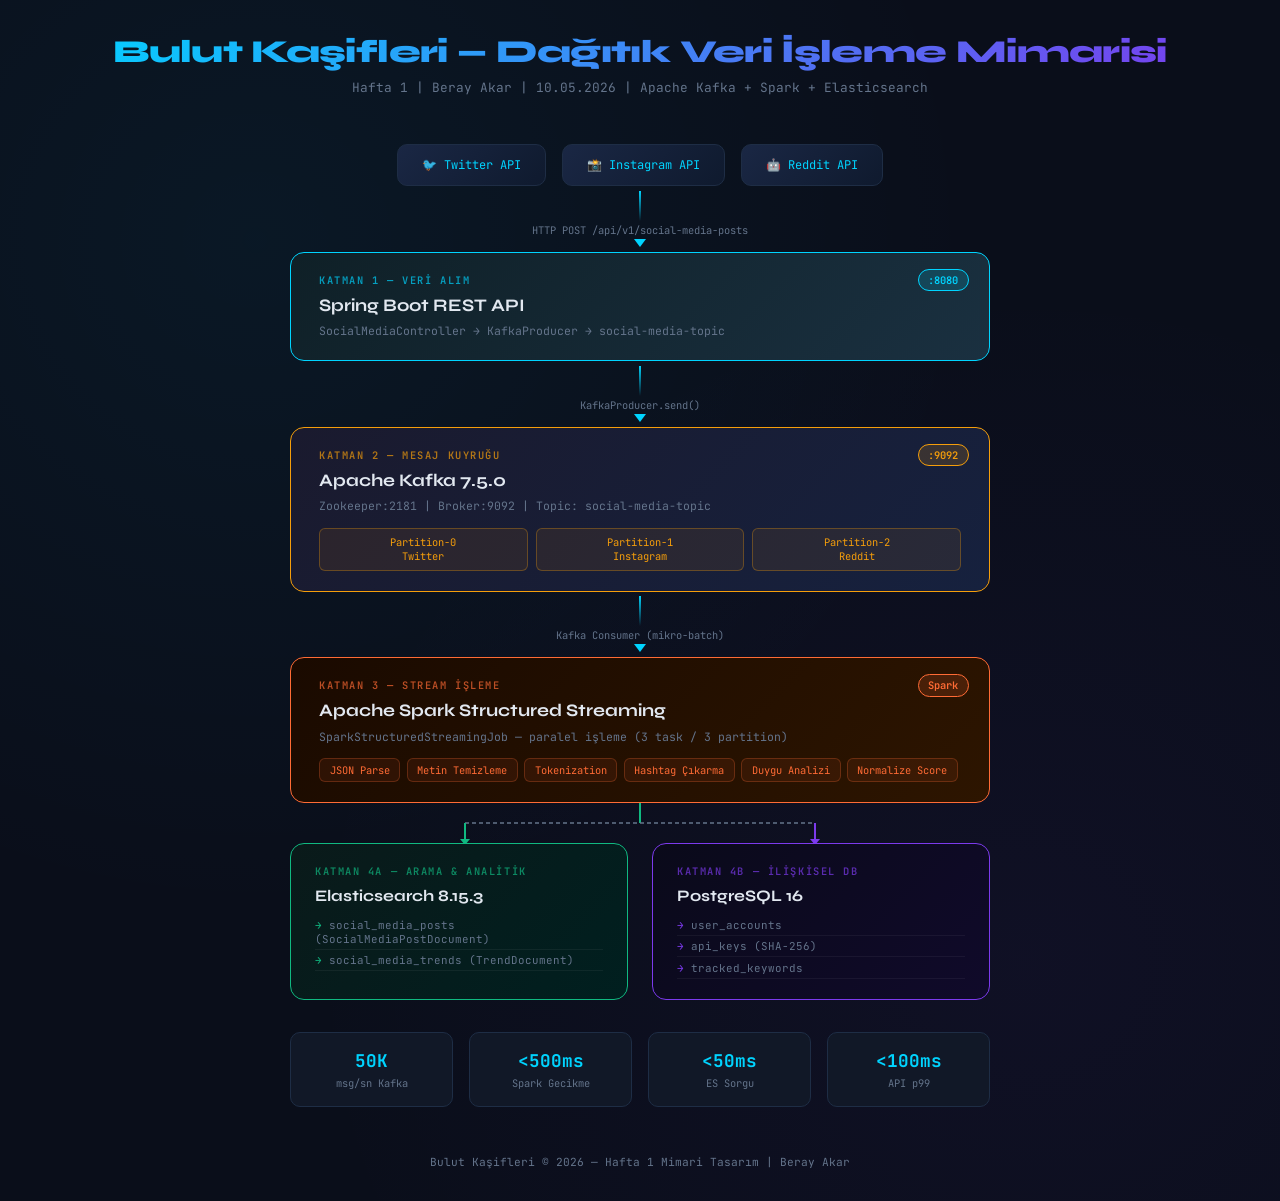
<file: mimari_diyagram.html>
<!DOCTYPE html>
<html lang="tr">
<head>
<meta charset="UTF-8">
<meta name="viewport" content="width=device-width, initial-scale=1.0">
<title>Bulut Kaşifleri — Dağıtık Mimari</title>
<style>
  @import url('https://fonts.googleapis.com/css2?family=JetBrains+Mono:wght@400;600;700&family=Syne:wght@400;700;800&display=swap');

  :root {
    --bg: #0a0e1a;
    --card: #111827;
    --border: #1e2d45;
    --accent: #00d4ff;
    --accent2: #ff6b35;
    --accent3: #7c3aed;
    --green: #10b981;
    --yellow: #f59e0b;
    --text: #e2e8f0;
    --muted: #64748b;
  }

  * { margin: 0; padding: 0; box-sizing: border-box; }

  body {
    background: var(--bg);
    color: var(--text);
    font-family: 'Syne', sans-serif;
    min-height: 100vh;
    padding: 2rem;
    background-image:
      radial-gradient(ellipse at 20% 20%, rgba(0,212,255,0.05) 0%, transparent 50%),
      radial-gradient(ellipse at 80% 80%, rgba(124,58,237,0.05) 0%, transparent 50%);
  }

  header {
    text-align: center;
    margin-bottom: 3rem;
  }

  header h1 {
    font-size: 2rem;
    font-weight: 800;
    background: linear-gradient(135deg, var(--accent), var(--accent3));
    -webkit-background-clip: text;
    -webkit-text-fill-color: transparent;
    letter-spacing: -0.02em;
  }

  header p {
    color: var(--muted);
    font-family: 'JetBrains Mono', monospace;
    font-size: 0.8rem;
    margin-top: 0.5rem;
  }

  .diagram {
    max-width: 960px;
    margin: 0 auto;
    display: flex;
    flex-direction: column;
    align-items: center;
    gap: 0;
  }

  /* Kaynak katmanı */
  .sources {
    display: flex;
    gap: 1rem;
    margin-bottom: 0;
  }

  .source-card {
    background: linear-gradient(135deg, #1a2744, #0f1a2e);
    border: 1px solid var(--border);
    border-radius: 10px;
    padding: 0.75rem 1.5rem;
    font-family: 'JetBrains Mono', monospace;
    font-size: 0.75rem;
    color: var(--accent);
    display: flex;
    align-items: center;
    gap: 0.5rem;
  }

  /* Ok */
  .arrow {
    display: flex;
    flex-direction: column;
    align-items: center;
    padding: 0.3rem 0;
    gap: 2px;
  }

  .arrow-line {
    width: 2px;
    height: 30px;
    background: linear-gradient(to bottom, var(--accent), transparent);
  }

  .arrow-label {
    font-family: 'JetBrains Mono', monospace;
    font-size: 0.65rem;
    color: var(--muted);
  }

  .arrow-tip {
    width: 0;
    height: 0;
    border-left: 6px solid transparent;
    border-right: 6px solid transparent;
    border-top: 8px solid var(--accent);
  }

  /* Katman kartları */
  .layer {
    width: 100%;
    max-width: 700px;
    border-radius: 14px;
    padding: 1.25rem 1.75rem;
    position: relative;
    border: 1px solid;
    transition: transform 0.2s, box-shadow 0.2s;
  }

  .layer:hover {
    transform: translateY(-2px);
    box-shadow: 0 8px 32px rgba(0,0,0,0.4);
  }

  .layer-title {
    font-size: 0.65rem;
    font-family: 'JetBrains Mono', monospace;
    font-weight: 600;
    letter-spacing: 0.15em;
    text-transform: uppercase;
    margin-bottom: 0.5rem;
    opacity: 0.7;
  }

  .layer-name {
    font-size: 1.1rem;
    font-weight: 700;
    margin-bottom: 0.4rem;
  }

  .layer-detail {
    font-family: 'JetBrains Mono', monospace;
    font-size: 0.72rem;
    color: var(--muted);
    line-height: 1.6;
  }

  .layer-badge {
    position: absolute;
    top: 1rem;
    right: 1.25rem;
    font-family: 'JetBrains Mono', monospace;
    font-size: 0.65rem;
    padding: 0.2rem 0.6rem;
    border-radius: 20px;
    font-weight: 600;
  }

  /* Renk temaları */
  .layer-api {
    background: linear-gradient(135deg, #0f2027, #1a3040);
    border-color: var(--accent);
  }
  .layer-api .layer-title { color: var(--accent); }
  .layer-api .layer-badge { background: rgba(0,212,255,0.15); color: var(--accent); border: 1px solid var(--accent); }

  .layer-kafka {
    background: linear-gradient(135deg, #1a1a2e, #16213e);
    border-color: var(--yellow);
  }
  .layer-kafka .layer-title { color: var(--yellow); }
  .layer-kafka .layer-badge { background: rgba(245,158,11,0.15); color: var(--yellow); border: 1px solid var(--yellow); }

  .layer-spark {
    background: linear-gradient(135deg, #1a0a00, #2d1500);
    border-color: var(--accent2);
  }
  .layer-spark .layer-title { color: var(--accent2); }
  .layer-spark .layer-badge { background: rgba(255,107,53,0.15); color: var(--accent2); border: 1px solid var(--accent2); }

  /* Partition gösterimi */
  .partitions {
    display: flex;
    gap: 0.5rem;
    margin-top: 0.75rem;
  }

  .partition {
    flex: 1;
    background: rgba(245,158,11,0.08);
    border: 1px solid rgba(245,158,11,0.3);
    border-radius: 6px;
    padding: 0.4rem;
    text-align: center;
    font-family: 'JetBrains Mono', monospace;
    font-size: 0.65rem;
    color: var(--yellow);
  }

  /* Spark adımları */
  .steps {
    display: flex;
    gap: 0.4rem;
    flex-wrap: wrap;
    margin-top: 0.75rem;
  }

  .step {
    background: rgba(255,107,53,0.08);
    border: 1px solid rgba(255,107,53,0.25);
    border-radius: 6px;
    padding: 0.25rem 0.6rem;
    font-family: 'JetBrains Mono', monospace;
    font-size: 0.65rem;
    color: var(--accent2);
  }

  /* Alt katmanlar (ES + PG yan yana) */
  .storage-row {
    display: flex;
    gap: 1.5rem;
    width: 100%;
    max-width: 700px;
  }

  .storage-card {
    flex: 1;
    border-radius: 14px;
    padding: 1.25rem 1.5rem;
    border: 1px solid;
  }

  .storage-elastic {
    background: linear-gradient(135deg, #0a1a1a, #001f1f);
    border-color: var(--green);
  }
  .storage-elastic .layer-title { color: var(--green); }

  .storage-postgres {
    background: linear-gradient(135deg, #0a0a1a, #100a2a);
    border-color: var(--accent3);
  }
  .storage-postgres .layer-title { color: var(--accent3); }

  .index-list {
    margin-top: 0.6rem;
    font-family: 'JetBrains Mono', monospace;
    font-size: 0.68rem;
  }

  .index-list li {
    list-style: none;
    padding: 0.2rem 0;
    border-bottom: 1px solid rgba(255,255,255,0.05);
    color: var(--muted);
  }

  .index-list li:before {
    content: '→ ';
    color: var(--green);
  }

  .table-list li:before {
    color: var(--accent3) !important;
  }

  /* Çift ok (Spark → ES ve PG) */
  .fork-arrow {
    display: flex;
    width: 100%;
    max-width: 700px;
    justify-content: center;
    position: relative;
    height: 40px;
  }

  .fork-arrow svg {
    width: 100%;
    height: 40px;
  }

  /* Metrik kartları */
  .metrics {
    display: grid;
    grid-template-columns: repeat(4, 1fr);
    gap: 1rem;
    width: 100%;
    max-width: 700px;
    margin-top: 2rem;
  }

  .metric {
    background: var(--card);
    border: 1px solid var(--border);
    border-radius: 10px;
    padding: 1rem;
    text-align: center;
  }

  .metric-value {
    font-size: 1.1rem;
    font-weight: 700;
    font-family: 'JetBrains Mono', monospace;
    color: var(--accent);
  }

  .metric-label {
    font-size: 0.65rem;
    color: var(--muted);
    margin-top: 0.25rem;
    font-family: 'JetBrains Mono', monospace;
  }

  footer {
    text-align: center;
    margin-top: 3rem;
    font-family: 'JetBrains Mono', monospace;
    font-size: 0.7rem;
    color: var(--muted);
  }

  /* Animasyon */
  .layer, .storage-card, .source-card {
    animation: fadeUp 0.4s ease both;
  }

  @keyframes fadeUp {
    from { opacity: 0; transform: translateY(16px); }
    to   { opacity: 1; transform: translateY(0); }
  }

  .layer:nth-child(1) { animation-delay: 0.1s; }
  .layer:nth-child(2) { animation-delay: 0.2s; }
  .layer:nth-child(3) { animation-delay: 0.3s; }
</style>
</head>
<body>

<header>
  <h1>Bulut Kaşifleri — Dağıtık Veri İşleme Mimarisi</h1>
  <p>Hafta 1 | Beray Akar | 10.05.2026 | Apache Kafka + Spark + Elasticsearch</p>
</header>

<div class="diagram">

  <!-- Kaynaklar -->
  <div class="sources">
    <div class="source-card">🐦 Twitter API</div>
    <div class="source-card">📸 Instagram API</div>
    <div class="source-card">🤖 Reddit API</div>
  </div>

  <div class="arrow">
    <div class="arrow-line"></div>
    <div class="arrow-label">HTTP POST /api/v1/social-media-posts</div>
    <div class="arrow-tip"></div>
  </div>

  <!-- Katman 1: Spring Boot API -->
  <div class="layer layer-api">
    <div class="layer-title">Katman 1 — Veri Alım</div>
    <div class="layer-name">Spring Boot REST API</div>
    <div class="layer-detail">SocialMediaController → KafkaProducer → social-media-topic</div>
    <div class="layer-badge">:8080</div>
  </div>

  <div class="arrow">
    <div class="arrow-line"></div>
    <div class="arrow-label">KafkaProducer.send()</div>
    <div class="arrow-tip"></div>
  </div>

  <!-- Katman 2: Kafka -->
  <div class="layer layer-kafka">
    <div class="layer-title">Katman 2 — Mesaj Kuyruğu</div>
    <div class="layer-name">Apache Kafka 7.5.0</div>
    <div class="layer-detail">Zookeeper:2181 | Broker:9092 | Topic: social-media-topic</div>
    <div class="layer-badge">:9092</div>
    <div class="partitions">
      <div class="partition">Partition-0<br>Twitter</div>
      <div class="partition">Partition-1<br>Instagram</div>
      <div class="partition">Partition-2<br>Reddit</div>
    </div>
  </div>

  <div class="arrow">
    <div class="arrow-line"></div>
    <div class="arrow-label">Kafka Consumer (mikro-batch)</div>
    <div class="arrow-tip"></div>
  </div>

  <!-- Katman 3: Spark -->
  <div class="layer layer-spark">
    <div class="layer-title">Katman 3 — Stream İşleme</div>
    <div class="layer-name">Apache Spark Structured Streaming</div>
    <div class="layer-detail">SparkStructuredStreamingJob — paralel işleme (3 task / 3 partition)</div>
    <div class="layer-badge">Spark</div>
    <div class="steps">
      <span class="step">JSON Parse</span>
      <span class="step">Metin Temizleme</span>
      <span class="step">Tokenization</span>
      <span class="step">Hashtag Çıkarma</span>
      <span class="step">Duygu Analizi</span>
      <span class="step">Normalize Score</span>
    </div>
  </div>

  <!-- Fork oku -->
  <div class="fork-arrow">
    <svg viewBox="0 0 700 40" preserveAspectRatio="none">
      <line x1="350" y1="0" x2="350" y2="20" stroke="#10b981" stroke-width="2"/>
      <line x1="175" y1="20" x2="525" y2="20" stroke="#64748b" stroke-width="1.5" stroke-dasharray="4,3"/>
      <line x1="175" y1="20" x2="175" y2="40" stroke="#10b981" stroke-width="2"/>
      <line x1="525" y1="20" x2="525" y2="40" stroke="#7c3aed" stroke-width="2"/>
      <polygon points="170,36 180,36 175,42" fill="#10b981"/>
      <polygon points="520,36 530,36 525,42" fill="#7c3aed"/>
    </svg>
  </div>

  <!-- Katman 4: Depolama -->
  <div class="storage-row">
    <div class="storage-card storage-elastic">
      <div class="layer-title">Katman 4A — Arama & Analitik</div>
      <div class="layer-name" style="font-size:1rem">Elasticsearch 8.15.3</div>
      <ul class="index-list">
        <li>social_media_posts (SocialMediaPostDocument)</li>
        <li>social_media_trends (TrendDocument)</li>
      </ul>
    </div>
    <div class="storage-card storage-postgres">
      <div class="layer-title">Katman 4B — İlişkisel DB</div>
      <div class="layer-name" style="font-size:1rem">PostgreSQL 16</div>
      <ul class="index-list table-list">
        <li>user_accounts</li>
        <li>api_keys (SHA-256)</li>
        <li>tracked_keywords</li>
      </ul>
    </div>
  </div>

  <!-- Metrikler -->
  <div class="metrics">
    <div class="metric">
      <div class="metric-value">50K</div>
      <div class="metric-label">msg/sn Kafka</div>
    </div>
    <div class="metric">
      <div class="metric-value">&lt;500ms</div>
      <div class="metric-label">Spark Gecikme</div>
    </div>
    <div class="metric">
      <div class="metric-value">&lt;50ms</div>
      <div class="metric-label">ES Sorgu</div>
    </div>
    <div class="metric">
      <div class="metric-value">&lt;100ms</div>
      <div class="metric-label">API p99</div>
    </div>
  </div>

</div>

<footer>
  Bulut Kaşifleri © 2026 — Hafta 1 Mimari Tasarım | Beray Akar
</footer>

</body>
</html>
</file>
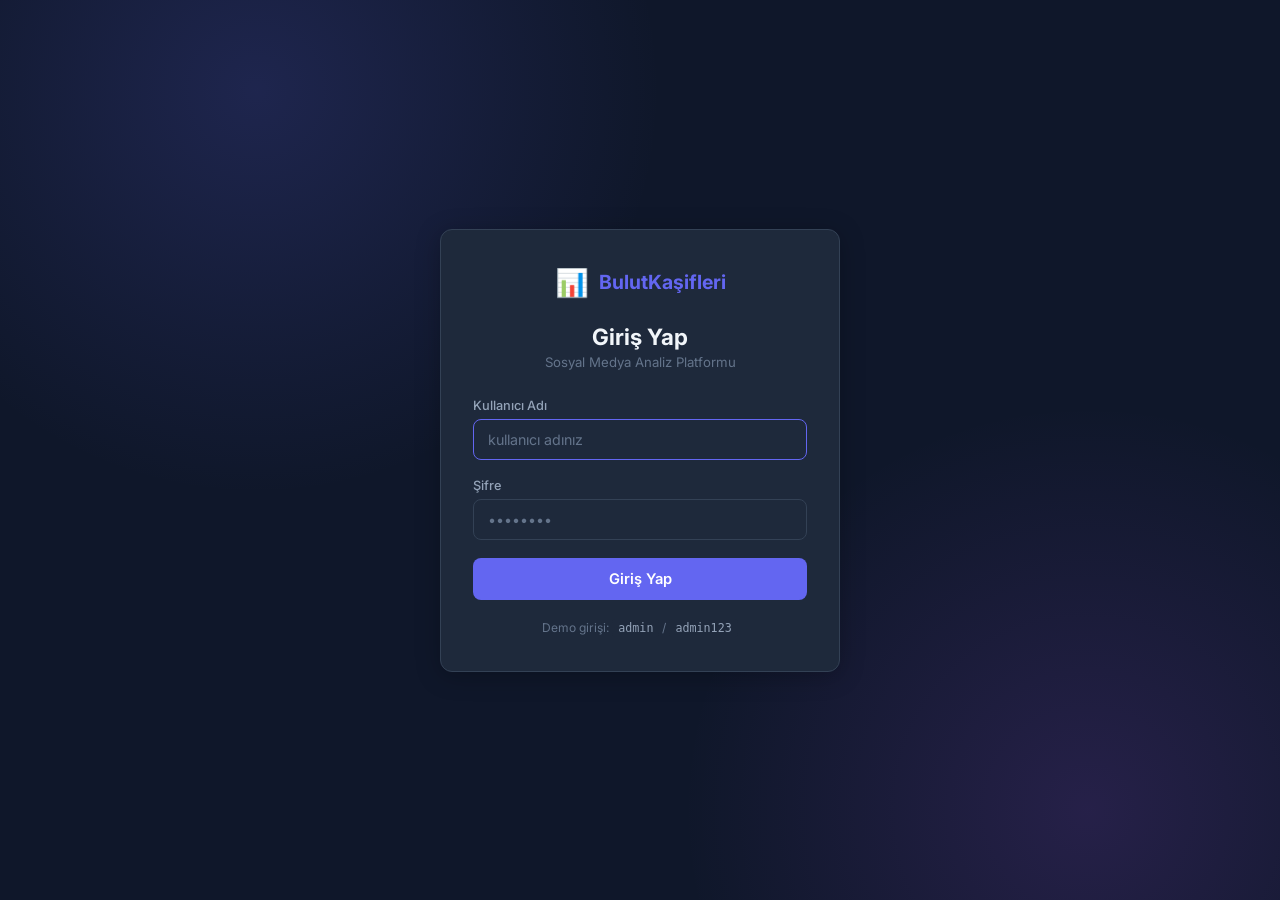
<file: frontend/login.html>
<!DOCTYPE html>
<html lang="tr">
<head>
    <meta charset="UTF-8">
    <meta name="viewport" content="width=device-width, initial-scale=1.0">
    <title>Giriş — Sosyal Medya Analiz Platformu</title>
    <script>
        document.documentElement.setAttribute('data-theme', localStorage.getItem('bk_theme') || 'dark');
    </script>
    <link rel="preconnect" href="https://fonts.googleapis.com">
    <link href="https://fonts.googleapis.com/css2?family=Inter:wght@400;500;600;700&display=swap" rel="stylesheet">
    <link rel="stylesheet" href="style.css">
</head>
<body class="login-body">

    <div class="login-wrapper">
        <form class="login-card" id="loginForm" autocomplete="on">
            <div class="login-logo">
                <span class="brand-icon">📊</span>
                <span class="brand-text">BulutKaşifleri</span>
            </div>
            <h1 class="login-title">Giriş Yap</h1>
            <p class="login-subtitle">Sosyal Medya Analiz Platformu</p>

            <label class="login-field">
                <span>Kullanıcı Adı</span>
                <input type="text" id="username" name="username" placeholder="kullanıcı adınız"
                       autocomplete="username" required autofocus>
            </label>

            <label class="login-field">
                <span>Şifre</span>
                <input type="password" id="password" name="password" placeholder="••••••••"
                       autocomplete="current-password" required>
            </label>

            <p class="login-error" id="loginError" role="alert"></p>

            <button type="submit" class="login-btn">Giriş Yap</button>

            <p class="login-hint">Demo girişi: <code>admin</code> / <code>admin123</code></p>
        </form>
    </div>

    <script src="login.js" defer></script>
</body>
</html>
</file>
<file: frontend/style.css>
/* ============================================
   Sosyal Medya Analiz Platformu — Dashboard CSS
   Tasarım: Dark Theme, Modern, Responsive
   ============================================ */

/* ── Reset & Base ── */
*, *::before, *::after { margin: 0; padding: 0; box-sizing: border-box; }

:root {
    --bg-primary: #0f172a;
    --bg-secondary: #1e293b;
    --bg-card: #1e293b;
    --bg-card-hover: #263548;
    --border-color: #334155;
    --text-primary: #f1f5f9;
    --text-secondary: #94a3b8;
    --text-muted: #64748b;
    --accent-blue: #6366f1;
    --accent-green: #22c55e;
    --accent-red: #ef4444;
    --accent-yellow: #f59e0b;
    --accent-purple: #a855f7;
    --shadow: 0 4px 24px rgba(0,0,0,0.25);
    --radius: 12px;
    --sidebar-width: 240px;
    --topbar-height: 64px;
    --transition: 0.25s ease;
    --font: 'Inter', -apple-system, BlinkMacSystemFont, 'Segoe UI', sans-serif;
}

html { font-size: 15px; }
body {
    font-family: var(--font);
    background: var(--bg-primary);
    color: var(--text-primary);
    display: flex;
    min-height: 100vh;
    overflow-x: hidden;
}

/* ── Sidebar ── */
.sidebar {
    width: var(--sidebar-width);
    background: var(--bg-secondary);
    border-right: 1px solid var(--border-color);
    display: flex;
    flex-direction: column;
    position: fixed;
    top: 0; left: 0; bottom: 0;
    z-index: 100;
    transition: transform var(--transition);
}

.sidebar-brand {
    display: flex;
    align-items: center;
    gap: 10px;
    padding: 20px 18px;
    border-bottom: 1px solid var(--border-color);
}
.brand-icon { font-size: 1.6rem; }
.brand-text { font-size: 1.1rem; font-weight: 700; color: var(--accent-blue); }

.sidebar-nav { display: flex; flex-direction: column; gap: 2px; padding: 12px 8px; }
.nav-item {
    display: flex; align-items: center; gap: 10px;
    padding: 10px 14px; border-radius: 8px;
    color: var(--text-secondary); text-decoration: none;
    font-size: 0.93rem; font-weight: 500;
    transition: background var(--transition), color var(--transition);
}
.nav-item:hover { background: var(--bg-card-hover); color: var(--text-primary); }
.nav-item.active { background: rgba(99,102,241,0.15); color: var(--accent-blue); }
.nav-icon { font-size: 1.15rem; }

/* ── Main Content ── */
.main-content {
    margin-left: var(--sidebar-width);
    flex: 1;
    padding: 0 28px 28px;
    width: calc(100% - var(--sidebar-width));
}

/* ── Görünümler (ayrı sayfa mantığı) ── */
.view { display: none; animation: viewFadeIn 0.25s ease; }
.view.active { display: block; }
@keyframes viewFadeIn {
    from { opacity: 0; transform: translateY(6px); }
    to   { opacity: 1; transform: translateY(0); }
}
.view-title { font-size: 1.4rem; font-weight: 700; margin-bottom: 20px; color: var(--text-primary); }
.view-hint { margin-top: 24px; font-size: 0.9rem; color: var(--text-muted); line-height: 1.6; }
.no-results { text-align: center; color: var(--text-muted); padding: 24px; font-style: italic; }

/* ── Topbar ── */
.topbar {
    display: flex;
    align-items: center;
    gap: 16px;
    height: var(--topbar-height);
    position: sticky;
    top: 0;
    background: var(--bg-primary);
    z-index: 50;
    padding: 0 4px;
    border-bottom: 1px solid var(--border-color);
    margin-bottom: 24px;
}
.menu-toggle {
    display: none;
    background: none; border: none; color: var(--text-primary);
    font-size: 1.5rem; cursor: pointer;
}
.search-box {
    display: flex; flex: 1; max-width: 480px;
    background: var(--bg-secondary); border: 1px solid var(--border-color);
    border-radius: 8px; overflow: hidden;
}
.search-box input {
    flex: 1; padding: 10px 14px;
    background: transparent; border: none; outline: none;
    color: var(--text-primary); font-family: var(--font); font-size: 0.9rem;
}
.search-box input::placeholder { color: var(--text-muted); }
.btn-search {
    padding: 10px 14px; background: var(--accent-blue); border: none;
    color: white; cursor: pointer; font-size: 1rem;
    transition: background var(--transition);
}
.btn-search:hover { background: #4f46e5; }
.topbar-actions { margin-left: auto; display: flex; align-items: center; gap: 12px; }
.live-indicator {
    font-size: 0.82rem; color: var(--accent-green);
    animation: pulse 2s ease-in-out infinite;
}
@keyframes pulse { 0%, 100% { opacity: 1; } 50% { opacity: 0.4; } }

/* ── Card Base ── */
.card {
    background: var(--bg-card);
    border: 1px solid var(--border-color);
    border-radius: var(--radius);
    padding: 20px;
    box-shadow: var(--shadow);
    transition: transform var(--transition), box-shadow var(--transition);
}
.card:hover { transform: translateY(-2px); box-shadow: 0 8px 32px rgba(0,0,0,0.35); }
.card-title {
    font-size: 1rem; font-weight: 600; color: var(--text-secondary);
    margin-bottom: 16px;
}

/* ── Summary Cards ── */
.summary-cards {
    display: grid;
    grid-template-columns: repeat(4, 1fr);
    gap: 16px;
    margin-bottom: 24px;
}
.summary-card {
    display: flex; align-items: center; gap: 14px;
    padding: 18px 20px;
}
.card-icon {
    width: 48px; height: 48px; border-radius: 12px;
    display: flex; align-items: center; justify-content: center;
    font-size: 1.4rem; flex-shrink: 0;
}
.card-info { display: flex; flex-direction: column; }
.card-value { font-size: 1.6rem; font-weight: 700; line-height: 1.2; }
.card-label { font-size: 0.8rem; color: var(--text-muted); margin-top: 2px; }

/* ── Chart Row ── */
.chart-row {
    display: grid;
    grid-template-columns: 1fr 2fr;
    gap: 16px;
    margin-bottom: 24px;
}
.chart-container { position: relative; height: 280px; }

/* ── Bottom Row ── */
.bottom-row {
    display: grid;
    grid-template-columns: 1fr 1fr;
    gap: 16px;
    margin-bottom: 24px;
}

/* ── Hashtag List ── */
.hashtag-list { list-style: none; }
.hashtag-item {
    display: flex; justify-content: space-between; align-items: center;
    padding: 10px 0; border-bottom: 1px solid var(--border-color);
    transition: padding-left var(--transition);
}
.hashtag-item:hover { padding-left: 8px; }
.hashtag-item:last-child { border-bottom: none; }
.hashtag-name { font-weight: 500; color: var(--accent-blue); }
.hashtag-count { font-size: 0.85rem; color: var(--text-muted); font-weight: 600; }

/* ── Posts Table ── */
.posts-section { margin-bottom: 24px; }
.table-wrapper { overflow-x: auto; }
.posts-table { width: 100%; border-collapse: collapse; font-size: 0.9rem; }
.posts-table th {
    text-align: left; padding: 10px 12px; color: var(--text-muted);
    font-weight: 600; font-size: 0.8rem; text-transform: uppercase;
    border-bottom: 2px solid var(--border-color);
}
.posts-table td { padding: 12px; border-bottom: 1px solid var(--border-color); }
.posts-table tbody tr { transition: background var(--transition); }
.posts-table tbody tr:hover { background: var(--bg-card-hover); }

.badge {
    display: inline-block; padding: 3px 10px; border-radius: 20px;
    font-size: 0.75rem; font-weight: 600;
}
.badge-positive { background: rgba(34,197,94,0.15); color: var(--accent-green); }
.badge-negative { background: rgba(239,68,68,0.15); color: var(--accent-red); }
.badge-neutral  { background: rgba(245,158,11,0.15); color: var(--accent-yellow); }

/* ── Status Message ── */
.status-msg { text-align: center; font-size: 0.85rem; color: var(--text-muted); padding: 8px; }
.status-msg.error { color: var(--accent-red); }
.status-msg.success { color: var(--accent-green); }

/* ── Visually Hidden (accessibility) ── */
.visually-hidden {
    position: absolute; width: 1px; height: 1px;
    padding: 0; margin: -1px; overflow: hidden;
    clip: rect(0,0,0,0); white-space: nowrap; border: 0;
}

/* ═══════════════ Responsive ═══════════════ */

/* Tablet */
@media (max-width: 1024px) {
    .summary-cards { grid-template-columns: repeat(2, 1fr); }
    .chart-row { grid-template-columns: 1fr; }
    .bottom-row { grid-template-columns: 1fr; }
}

/* Mobile */
@media (max-width: 768px) {
    .sidebar { transform: translateX(-100%); }
    .sidebar.open { transform: translateX(0); }
    .menu-toggle { display: block; }
    .main-content { margin-left: 0; width: 100%; padding: 0 14px 14px; }
    .summary-cards { grid-template-columns: 1fr; }
    .chart-container { height: 220px; }
}

/* �� Modal (A��l�r Pencere) �� */
.modal {
    display: none;
    position: fixed; z-index: 1000; left: 0; top: 0;
    width: 100%; height: 100%; overflow: auto;
    background-color: rgba(15, 23, 42, 0.8);
    backdrop-filter: blur(4px);
}
.modal-content {
    background-color: var(--bg-card);
    margin: 10% auto; padding: 24px;
    border: 1px solid var(--border-color);
    border-radius: var(--radius);
    width: 90%; max-width: 600px;
    box-shadow: 0 10px 40px rgba(0,0,0,0.5);
    position: relative;
    animation: modalFadeIn 0.3s ease;
}
@keyframes modalFadeIn {
    from { opacity: 0; transform: translateY(-20px); }
    to { opacity: 1; transform: translateY(0); }
}
.close-btn {
    color: var(--text-muted);
    position: absolute; top: 16px; right: 20px;
    font-size: 28px; font-weight: bold; cursor: pointer;
    transition: color 0.2s;
}
.close-btn:hover { color: var(--accent-red); }
.modal-title {
    margin-bottom: 16px; font-size: 1.25rem; color: var(--text-primary);
}
.modal-body-text {
    font-size: 1rem; color: var(--text-secondary); line-height: 1.6;
    margin-bottom: 20px; white-space: pre-wrap; word-wrap: break-word;
}
.modal-meta {
    display: flex; gap: 12px; font-size: 0.85rem; color: var(--text-muted);
    border-top: 1px solid var(--border-color); padding-top: 12px;
}
.clickable-text {
    cursor: pointer; color: var(--text-primary);
    transition: color 0.2s;
}
.clickable-text:hover { color: var(--accent-blue); text-decoration: underline; }

/* ═══════════════ Giriş Sayfası ═══════════════ */
.login-body {
    display: flex; align-items: center; justify-content: center;
    min-height: 100vh; padding: 20px;
    background:
        radial-gradient(900px circle at 20% 10%, rgba(99,102,241,0.18), transparent 45%),
        radial-gradient(900px circle at 85% 90%, rgba(168,85,247,0.15), transparent 45%),
        var(--bg-primary);
}
.login-wrapper { width: 100%; max-width: 400px; }
.login-card {
    background: var(--bg-card);
    border: 1px solid var(--border-color);
    border-radius: var(--radius);
    box-shadow: var(--shadow);
    padding: 36px 32px;
    display: flex; flex-direction: column;
}
.login-logo {
    display: flex; align-items: center; justify-content: center; gap: 10px;
    margin-bottom: 24px;
}
.login-logo .brand-icon { font-size: 1.8rem; }
.login-logo .brand-text { font-size: 1.3rem; font-weight: 700; color: var(--accent-blue); }
.login-title { font-size: 1.5rem; font-weight: 700; text-align: center; margin-bottom: 4px; }
.login-subtitle { font-size: 0.88rem; color: var(--text-muted); text-align: center; margin-bottom: 28px; }

.login-field { display: flex; flex-direction: column; gap: 6px; margin-bottom: 18px; }
.login-field span { font-size: 0.85rem; color: var(--text-secondary); font-weight: 500; }
.login-field input {
    padding: 11px 14px;
    background: var(--bg-secondary);
    border: 1px solid var(--border-color);
    border-radius: 8px;
    color: var(--text-primary);
    font-family: var(--font); font-size: 0.95rem;
    transition: border-color var(--transition);
}
.login-field input:focus { outline: none; border-color: var(--accent-blue); }
.login-field input::placeholder { color: var(--text-muted); }

.login-error {
    display: none;
    background: rgba(239,68,68,0.12);
    color: var(--accent-red);
    border: 1px solid rgba(239,68,68,0.3);
    border-radius: 8px;
    padding: 9px 12px; font-size: 0.85rem; margin-bottom: 16px; text-align: center;
}
.login-error.show { display: block; }

.login-btn {
    padding: 12px; border: none; border-radius: 8px;
    background: var(--accent-blue); color: #fff;
    font-family: var(--font); font-size: 0.98rem; font-weight: 600;
    cursor: pointer; transition: background var(--transition);
}
.login-btn:hover { background: #4f46e5; }

.login-hint { margin-top: 20px; text-align: center; font-size: 0.8rem; color: var(--text-muted); }
.login-hint code {
    background: var(--bg-secondary); padding: 2px 6px; border-radius: 4px;
    color: var(--text-secondary); font-size: 0.78rem;
}

/* Çıkış butonu (topbar) */
.btn-logout {
    background: none; border: 1px solid var(--border-color);
    color: var(--text-secondary); cursor: pointer;
    padding: 6px 12px; border-radius: 8px; font-size: 0.82rem;
    font-family: var(--font);
    transition: background var(--transition), color var(--transition);
}
.btn-logout:hover { background: rgba(239,68,68,0.12); color: var(--accent-red); border-color: rgba(239,68,68,0.3); }

/* ═══════════════ Açık Tema ═══════════════ */
[data-theme="light"] {
    --bg-primary: #f1f5f9;
    --bg-secondary: #ffffff;
    --bg-card: #ffffff;
    --bg-card-hover: #f8fafc;
    --border-color: #e2e8f0;
    --text-primary: #0f172a;
    --text-secondary: #475569;
    --text-muted: #94a3b8;
    --shadow: 0 4px 24px rgba(0,0,0,0.08);
}

/* ── Tema / İkon Butonu ── */
.btn-icon {
    background: none; border: 1px solid var(--border-color);
    color: var(--text-secondary); cursor: pointer;
    width: 34px; height: 34px; border-radius: 8px; font-size: 1rem;
    display: inline-flex; align-items: center; justify-content: center;
    transition: background var(--transition), border-color var(--transition);
}
.btn-icon:hover { background: var(--bg-card-hover); border-color: var(--accent-blue); }
.btn-icon:disabled { opacity: 0.5; cursor: not-allowed; }
.btn-icon.spin { animation: spin360 0.8s linear infinite; }
@keyframes spin360 { from { transform: rotate(0deg); } to { transform: rotate(360deg); } }

/* ── Canlı göstergesi (tıklanabilir / duraklatılmış) ── */
.live-indicator { cursor: pointer; user-select: none; }
.live-indicator.paused { color: var(--text-muted); animation: none; }

/* ── Canlı Duygu Testi ── */
.tester-hint { font-size: 0.88rem; color: var(--text-muted); margin-bottom: 14px; }
.sentiment-input {
    width: 100%; padding: 12px 14px; resize: vertical;
    background: var(--bg-secondary); border: 1px solid var(--border-color);
    border-radius: 8px; color: var(--text-primary);
    font-family: var(--font); font-size: 0.95rem; line-height: 1.5;
    transition: border-color var(--transition);
}
.sentiment-input:focus { outline: none; border-color: var(--accent-blue); }
.tester-actions { display: flex; align-items: center; gap: 16px; margin-top: 14px; flex-wrap: wrap; }
.tester-btn { width: auto; padding: 10px 22px; }
.tester-btn:disabled { opacity: 0.65; cursor: wait; }
.sentiment-result { display: flex; align-items: center; gap: 12px; min-height: 32px; flex-wrap: wrap; }
.sentiment-result.error { color: var(--accent-red); font-size: 0.86rem; }
.result-score { font-size: 0.82rem; color: var(--text-muted); }
.result-explanation { width: 100%; margin: 0; color: var(--text-secondary); font-size: 0.86rem; line-height: 1.45; }
.result-model { width: 100%; font-size: 0.74rem; color: var(--text-muted); }
.tester-examples { margin-top: 16px; font-size: 0.82rem; color: var(--text-muted); display: flex; align-items: center; gap: 8px; flex-wrap: wrap; }
.example-chip {
    background: var(--bg-secondary); border: 1px solid var(--border-color);
    color: var(--text-secondary); border-radius: 16px; padding: 4px 12px;
    font-size: 0.8rem; cursor: pointer; font-family: var(--font);
    transition: background var(--transition), color var(--transition);
}
.example-chip:hover { background: var(--accent-blue); color: #fff; border-color: var(--accent-blue); }

/* Yeni gelen post satırı vurgusu (canlı akış) */
@keyframes rowFlash {
    from { background: rgba(99,102,241,0.18); }
    to   { background: transparent; }
}
.posts-table tbody tr.new-row { animation: rowFlash 1.6s ease; }
</file>
